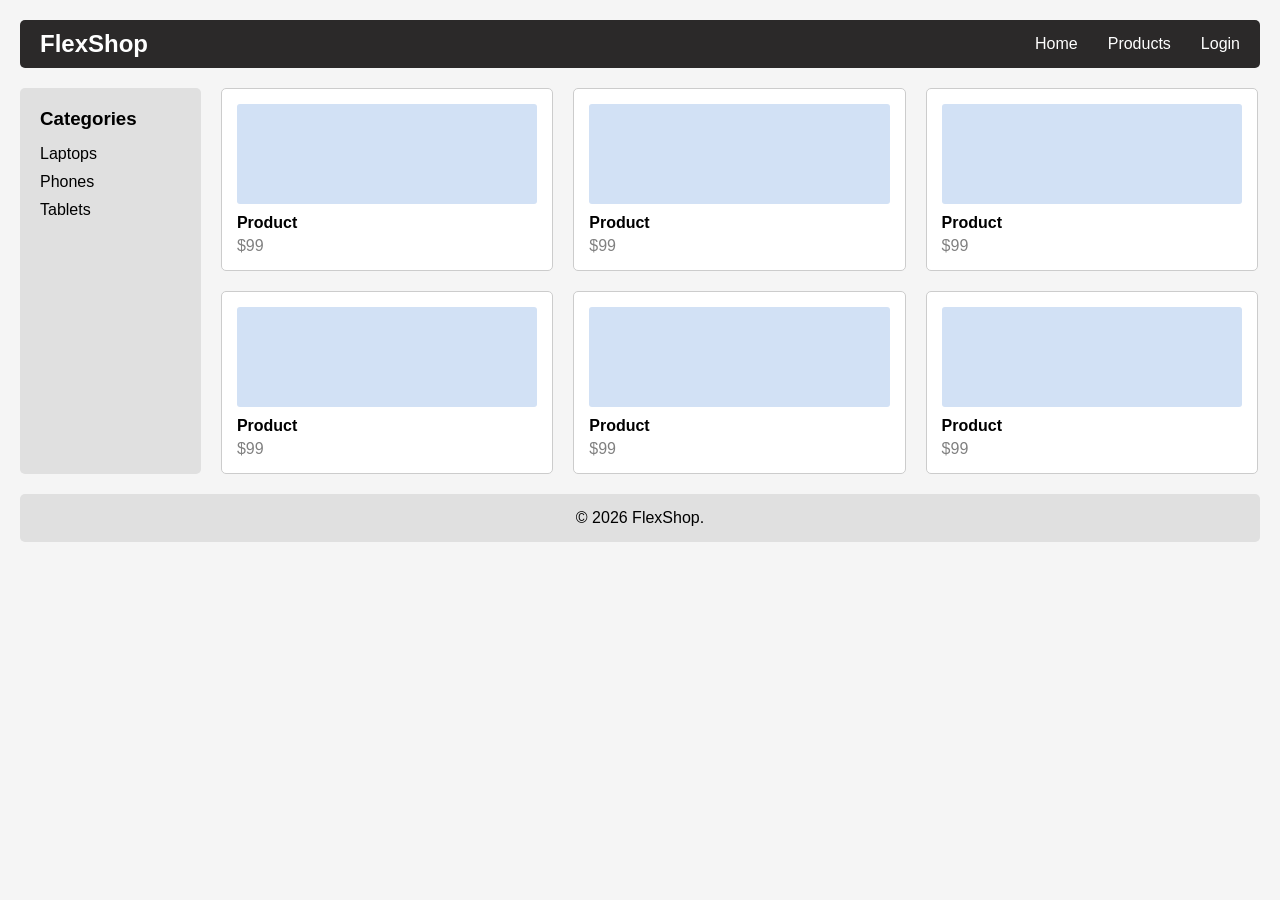
<file: TaskOne/index.html>
<!DOCTYPE html>
<html lang="en">
<head>
    <meta charset="UTF-8">
    <meta name="viewport" content="width=device-width, initial-scale=1.0">
    <title>FlexBox Layout</title>
    <link rel="stylesheet" href="style.css">
</head>
<body>

    <div class="header">
        <h3 class="logo">FlexShop</h3>
        <div class="links">
            <p>Home</p>
            <p>Products</p>
            <p>Login</p>
        </div>
    </div>

    <div class="main-layout">
        
        <div class="sidebar">
            <h3>Categories</h3>
            <p>Laptops</p>
            <p>Phones</p>
            <p>Tablets</p>
        </div>

        <div class="container">
            
            <div class="box">
                <div class="image-placeholder"></div>
                <h4>Product</h4>
                <p>$99</p>
            </div>

            <div class="box">
                <div class="image-placeholder"></div>
                <h4>Product</h4>
                <p>$99</p>
            </div>

            <div class="box">
                <div class="image-placeholder"></div>
                <h4>Product</h4>
                <p>$99</p>
            </div>

            <div class="box">
                <div class="image-placeholder"></div>
                <h4>Product</h4>
                <p>$99</p>
            </div>

            <div class="box">
                <div class="image-placeholder"></div>
                <h4>Product</h4>
                <p>$99</p>
            </div>

            <div class="box">
                <div class="image-placeholder"></div>
                <h4>Product</h4>
                <p>$99</p>
            </div>

        </div>
    </div>

    <div class="footer">
        <p>&copy; 2026 FlexShop.</p>
    </div>

</body>
</html>
</file>
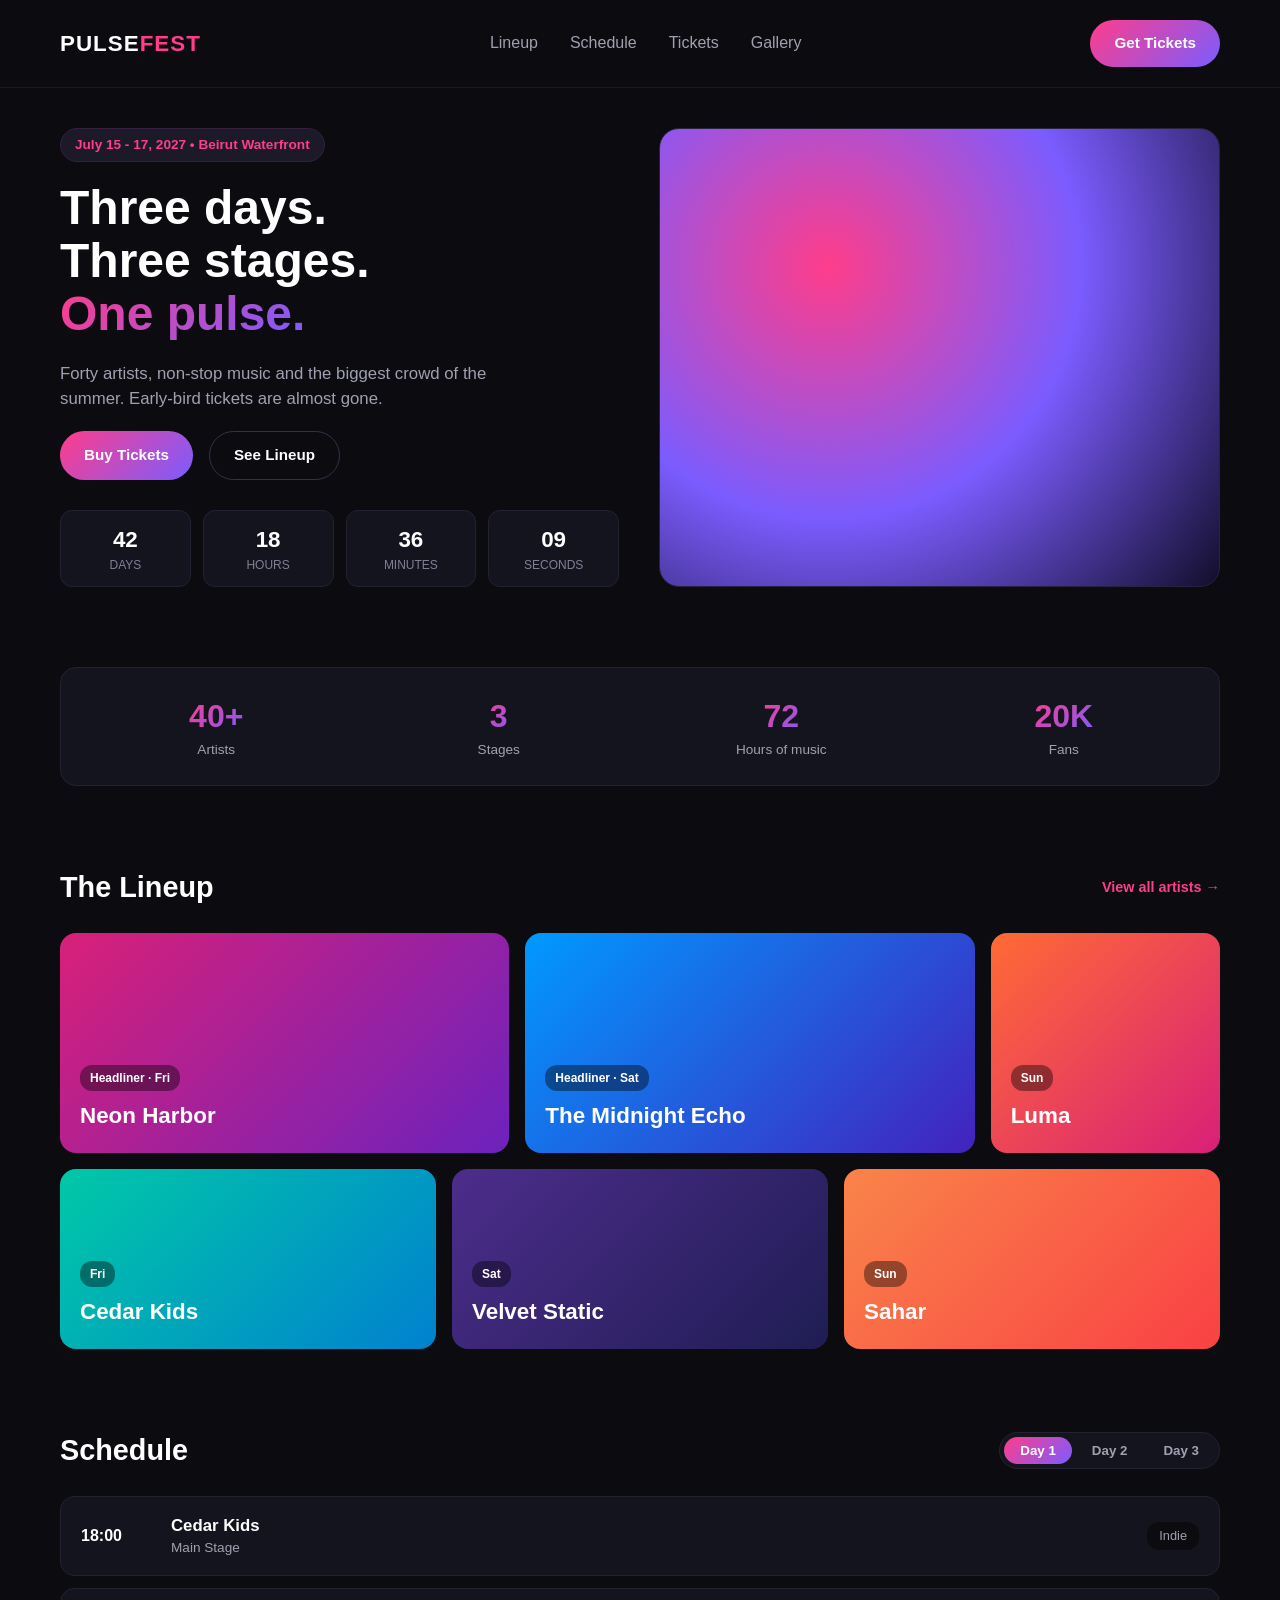
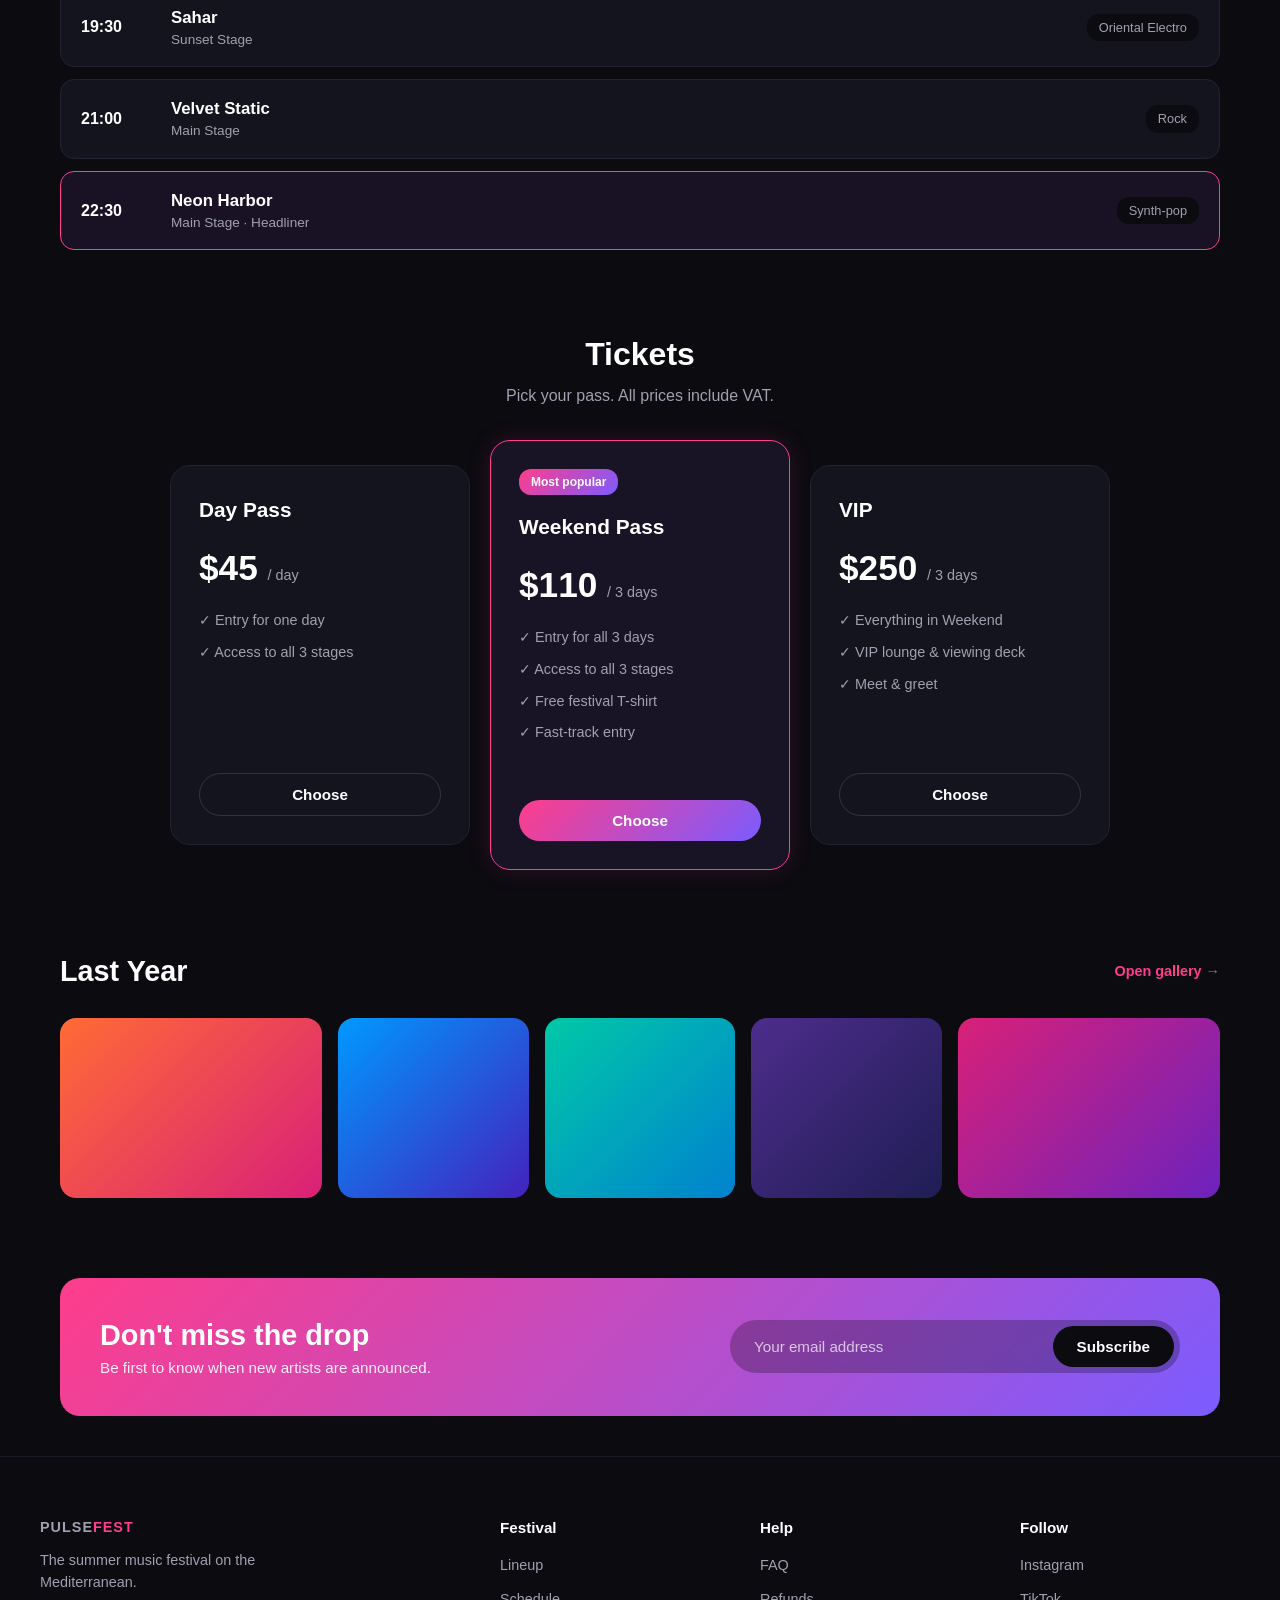
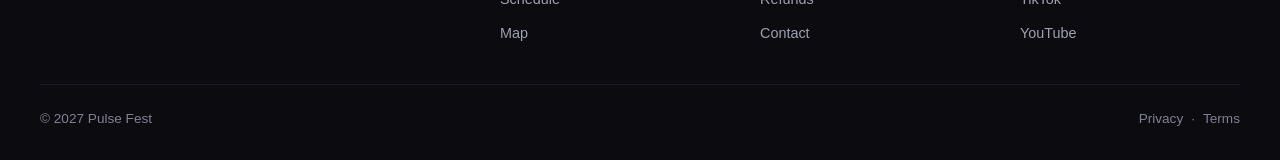
<file: TaskTwo/index.html>
<!DOCTYPE html>
<html lang="en">
<head>
  <meta charset="UTF-8">
  <meta name="viewport" content="width=device-width, initial-scale=1.0">
  <title>Pulse Fest - Music Festival</title>
  <link rel="stylesheet" href="style.css">
</head>
<body>


  <header class="header">
    <nav class="nav">
      <a href="#" class="logo">PULSE<span>FEST</span></a>
      <ul class="nav-links">
        <li><a href="#lineup">Lineup</a></li>
        <li><a href="#schedule">Schedule</a></li>
        <li><a href="#tickets">Tickets</a></li>
        <li><a href="#gallery">Gallery</a></li>
      </ul>
      <a href="#tickets" class="btn btn-primary">Get Tickets</a>
    </nav>
  </header>

  <main>

    <section class="hero">
      <div class="hero-text">
        <span class="badge">July 15 - 17, 2027 • Beirut Waterfront</span>
        <h1>Three days.<br>Three stages.<br><span class="highlight">One pulse.</span></h1>
        <p>Forty artists, non-stop music and the biggest crowd of the summer. Early-bird tickets are almost gone.</p>
        
        <div class="btn-group">
          <a href="#tickets" class="btn btn-primary">Buy Tickets</a>
          <a href="#lineup" class="btn btn-outline">See Lineup</a>
        </div>

        <div class="countdown">
          <div class="count-box">
            <span class="number">42</span>
            <span class="label">Days</span>
          </div>
          <div class="count-box">
            <span class="number">18</span>
            <span class="label">Hours</span>
          </div>
          <div class="count-box">
            <span class="number">36</span>
            <span class="label">Minutes</span>
          </div>
          <div class="count-box">
            <span class="number">09</span>
            <span class="label">Seconds</span>
          </div>
        </div>
      </div>

      <div class="hero-image"></div>
    </section>


    <section class="stats-bar">
      <div class="stat-item">
        <span class="stat-num">40+</span>
        <span class="stat-label">Artists</span>
      </div>
      <div class="stat-item">
        <span class="stat-num">3</span>
        <span class="stat-label">Stages</span>
      </div>
      <div class="stat-item">
        <span class="stat-num">72</span>
        <span class="stat-label">Hours of music</span>
      </div>
      <div class="stat-item">
        <span class="stat-num">20K</span>
        <span class="stat-label">Fans</span>
      </div>
    </section>


    <section id="lineup" class="lineup-section">
      <div class="section-header">
        <h2>The Lineup</h2>
        <a href="#" class="link-more">View all artists &rarr;</a>
      </div>

      <div class="lineup-grid">
        <div class="artist-card headliner grad-1">
          <span class="tag">Headliner · Fri</span>
          <h3>Neon Harbor</h3>
        </div>
        <div class="artist-card headliner grad-2">
          <span class="tag">Headliner · Sat</span>
          <h3>The Midnight Echo</h3>
        </div>
        <div class="artist-card grad-3">
          <span class="tag">Sun</span>
          <h3>Luma</h3>
        </div>
        <div class="artist-card grad-4">
          <span class="tag">Fri</span>
          <h3>Cedar Kids</h3>
        </div>
        <div class="artist-card grad-5">
          <span class="tag">Sat</span>
          <h3>Velvet Static</h3>
        </div>
        <div class="artist-card grad-6">
          <span class="tag">Sun</span>
          <h3>Sahar</h3>
        </div>
      </div>
    </section>


    <section id="schedule" class="schedule-section">
      <div class="section-header">
        <h2>Schedule</h2>
        <div class="tabs">
          <button class="tab active">Day 1</button>
          <button class="tab">Day 2</button>
          <button class="tab">Day 3</button>
        </div>
      </div>

      <div class="schedule-list">
        <div class="schedule-row">
          <span class="time">18:00</span>
          <div class="info">
            <h4>Cedar Kids</h4>
            <p>Main Stage</p>
          </div>
          <span class="genre">Indie</span>
        </div>

        <div class="schedule-row">
          <span class="time">19:30</span>
          <div class="info">
            <h4>Sahar</h4>
            <p>Sunset Stage</p>
          </div>
          <span class="genre">Oriental Electro</span>
        </div>

        <div class="schedule-row">
          <span class="time">21:00</span>
          <div class="info">
            <h4>Velvet Static</h4>
            <p>Main Stage</p>
          </div>
          <span class="genre">Rock</span>
        </div>

        <div class="schedule-row headliner-row">
          <span class="time">22:30</span>
          <div class="info">
            <h4>Neon Harbor</h4>
            <p>Main Stage · Headliner</p>
          </div>
          <span class="genre">Synth-pop</span>
        </div>
      </div>
    </section>


    <section id="tickets" class="tickets-section">
      <div class="tickets-header">
        <h2>Tickets</h2>
        <p>Pick your pass. All prices include VAT.</p>
      </div>

      <div class="tickets-grid">
        <div class="ticket-card">
          <h3>Day Pass</h3>
          <div class="price">$45 <span>/ day</span></div>
          <ul class="features">
            <li>✓ Entry for one day</li>
            <li>✓ Access to all 3 stages</li>
          </ul>
          <button class="btn btn-outline">Choose</button>
        </div>

        <div class="ticket-card featured">
          <span class="popular-tag">Most popular</span>
          <h3>Weekend Pass</h3>
          <div class="price">$110 <span>/ 3 days</span></div>
          <ul class="features">
            <li>✓ Entry for all 3 days</li>
            <li>✓ Access to all 3 stages</li>
            <li>✓ Free festival T-shirt</li>
            <li>✓ Fast-track entry</li>
          </ul>
          <button class="btn btn-primary">Choose</button>
        </div>

        <div class="ticket-card">
          <h3>VIP</h3>
          <div class="price">$250 <span>/ 3 days</span></div>
          <ul class="features">
            <li>✓ Everything in Weekend</li>
            <li>✓ VIP lounge & viewing deck</li>
            <li>✓ Meet & greet</li>
          </ul>
          <button class="btn btn-outline">Choose</button>
        </div>
      </div>
    </section>


    <section id="gallery" class="gallery-section">
      <div class="section-header">
        <h2>Last Year</h2>
        <a href="#" class="link-more">Open gallery &rarr;</a>
      </div>

      <div class="gallery-grid">
        <div class="photo grad-3"></div>
        <div class="photo grad-2"></div>
        <div class="photo grad-4"></div>
        <div class="photo grad-5"></div>
        <div class="photo grad-1"></div>
      </div>
    </section>


    <section class="newsletter">
      <div class="newsletter-text">
        <h2>Don't miss the drop</h2>
        <p>Be first to know when new artists are announced.</p>
      </div>
      <form class="newsletter-form" onsubmit="event.preventDefault();">
        <input type="email" placeholder="Your email address" required>
        <button type="submit" class="btn btn-dark">Subscribe</button>
      </form>
    </section>
  </main>


  <footer class="footer">
    <div class="footer-top">
      <div class="footer-col brand-col">
        <a href="#" class="logo">PULSE<span>FEST</span></a>
        <p>The summer music festival on the Mediterranean.</p>
      </div>
      <div class="footer-col">
        <h4>Festival</h4>
        <a href="#lineup">Lineup</a>
        <a href="#schedule">Schedule</a>
        <a href="#">Map</a>
      </div>
      <div class="footer-col">
        <h4>Help</h4>
        <a href="#">FAQ</a>
        <a href="#">Refunds</a>
        <a href="#">Contact</a>
      </div>
      <div class="footer-col">
        <h4>Follow</h4>
        <a href="#">Instagram</a>
        <a href="#">TikTok</a>
        <a href="#">YouTube</a>
      </div>
    </div>

    <div class="footer-bottom">
      <p>© 2027 Pulse Fest</p>
      <div class="footer-links">
        <a href="#">Privacy</a>
        <span>·</span>
        <a href="#">Terms</a>
      </div>
    </div>
  </footer>

</body>
</html>
</file>
<file: TaskOne/style.css>
* {
    box-sizing: border-box;
}

body {
    margin: 20px;
    font-family: Arial, sans-serif;
    background-color: #f5f5f5;
    display: flex;
    flex-direction: column;
    gap: 20px;
}


.header {
    display: flex;
    justify-content: space-between;
    align-items: center;
    background-color: rgb(43, 41, 41);
    color: white;
    padding: 10px 20px;
    border-radius: 5px;
}

.logo {
    margin: 0;
    font-size: 24px;
}

.links {
    display: flex;
    gap: 30px;
}

.links p {
    margin: 0;
    cursor: pointer;
}


.main-layout {
    display: flex;
    gap: 20px;
}


.sidebar {
    width: 200px;
    background-color: #e0e0e0;
    padding: 20px;
    border-radius: 5px;
}

.sidebar h3 {
    margin-top: 0;
    margin-bottom: 15px;
}

.sidebar p {
    margin: 10px 0;
    cursor: pointer;
}


.container {
    display: flex;
    flex-wrap: wrap;       
    gap: 20px;           
    flex-grow: 1;         
}


.box {
    background-color: white;
    border: 1px solid #ccc;
    border-radius: 5px;
    width: calc(33.333% - 14px); 
    min-width: 180px;            
    padding: 15px;
}

.image-placeholder {
    background-color: rgb(210, 225, 245);
    height: 100px;
    border-radius: 3px;
    margin-bottom: 10px;
}

.box h4 {
    margin: 0 0 5px 0;
}

.box p {
    margin: 0;
    color: gray;
}

.footer {
    display: flex;
    justify-content: center;
    align-items: center;
    background-color: #e0e0e0;
    padding: 15px;
    border-radius: 5px;
}

.footer p {
    margin: 0;
}


@media (max-width: 768px) {
    .main-layout {
        flex-direction: column; 
    }
    .sidebar {
        width: 100%;
    }
    
    .box {
        width: 100%; 
    }
}

/*
Exercise 1 & 2
.container{
    background-color: lavender;
    display: flex;
    gap: 20px;
    justify-content: center; 
    align-items: center;     
    height: 400px; 
}
*/

/*
Exercise 3
.container{
    background-color: lavender;
    display: flex;
    justify-content: space-between; 
    align-items: center;     
    height: 400px; 
}
*/

/*
Exercise 4
.container{
    background-color: lavender;
    display: flex;
    flex-direction: column;
    justify-content: center; 
    align-items: center;     
    height: 400px; 
}
.box {
    background-color: rgb(185, 230, 245);
    border-color: rgb(139, 174, 231);
    border-style: solid;       
    border-width: 2px;        
    border-radius: 5px;
    width: 120px;
    height: 80px;
    
    display: flex;
    justify-content: center; 
    align-items: center;       
}
*/
</file>
<file: TaskTwo/style.css>
* {
  box-sizing: border-box;
  margin: 0;
  padding: 0;
}

body {
  font-family: -apple-system, BlinkMacSystemFont, "Segoe UI", Roboto, Helvetica, Arial, sans-serif;
  background-color: #0b0b10;
  color: #ffffff;
  line-height: 1.5;
  display: flex;
  flex-direction: column;
  min-height: 100vh;
  overflow-x: hidden;
}

main {
  flex: 1; 
  max-width: 1200px;
  width: 100%;
  margin: 0 auto;
  padding: 0 20px;
  display: flex;
  flex-direction: column;
  gap: 80px;
}

a {
  color: inherit;
  text-decoration: none;
}

ul {
  list-style: none;
}

/* Used many times */

.btn {
  display: inline-flex;
  align-items: center;
  justify-content: center;
  padding: 12px 24px;
  border-radius: 30px;
  font-weight: 600;
  font-size: 0.95rem;
  cursor: pointer;
  border: none;
  transition: opacity 0.2s ease;
}

.btn:hover {
  opacity: 0.9;
}

.btn-primary {
  background: linear-gradient(135deg, #ff3d8b, #7b5cff);
  color: #ffffff;
}

.btn-outline {
  background: transparent;
  border: 1px solid #333348;
  color: #ffffff;
}

.btn-dark {
  background-color: #0b0b10;
  color: #ffffff;
}

.section-header {
  display: flex;
  justify-content: space-between;
  align-items: center;
  margin-bottom: 24px;
}

.section-header h2 {
  font-size: 1.8rem;
  font-weight: 700;
}

.link-more {
  color: #ff3d8b;
  font-size: 0.9rem;
  font-weight: 600;
}

/* Gradients */
.grad-1 { background: linear-gradient(135deg, #d92078, #6c22bd); }
.grad-2 { background: linear-gradient(135deg, #0099ff, #4322bd); }
.grad-3 { background: linear-gradient(135deg, #ff6b35, #d92078); }
.grad-4 { background: linear-gradient(135deg, #00c9a7, #0081cf); }
.grad-5 { background: linear-gradient(135deg, #4d2d8c, #1f1d53); }
.grad-6 { background: linear-gradient(135deg, #f9844a, #f94144); }

/* 1. Navigation Bar */
.header {
  width: 100%;
  background-color: #0b0b10;
  border-bottom: 1px solid #1a1a24;
}

.nav {
  max-width: 1200px;
  margin: 0 auto;
  padding: 20px;
  display: flex;
  justify-content: space-between;
  align-items: center;
}

.logo {
  font-size: 1.4rem;
  font-weight: 800;
  letter-spacing: 1px;
}

.logo span {
  color: #ff3d8b;
}

.nav-links {
  display: flex;
  gap: 32px;
}

.nav-links a {
  color: #a0a0b0;
  font-weight: 500;
  transition: color 0.2s;
}

.nav-links a:hover {
  color: #ffffff;
}

/* 2. Hero Section */
.hero {
  display: flex;
  gap: 40px;
  margin-top: 40px;
  align-items: stretch;
}

.hero-text {
  flex: 1;
  display: flex;
  flex-direction: column;
  gap: 20px;
  align-items: flex-start;
}

.badge {
  background-color: #1c1a29;
  color: #ff3d8b;
  padding: 6px 14px;
  border-radius: 20px;
  font-size: 0.85rem;
  font-weight: 600;
  border: 1px solid #361f3d;
}

.hero-text h1 {
  font-size: 3rem;
  line-height: 1.1;
  font-weight: 800;
}

.hero-text .highlight {
  background: linear-gradient(135deg, #ff3d8b, #7b5cff);
  background-clip: text;
  -webkit-background-clip: text;
  -webkit-text-fill-color: transparent;
}

.hero-text p {
  color: #a0a0b0;
  font-size: 1.05rem;
  max-width: 480px;
}

.btn-group {
  display: flex;
  gap: 16px;
}

.countdown {
  display: flex;
  gap: 12px;
  width: 100%;
  margin-top: 10px;
}

.count-box {
  flex: 1;
  background-color: #14141e;
  border: 1px solid #222232;
  border-radius: 12px;
  padding: 12px;
  display: flex;
  flex-direction: column;
  align-items: center;
  justify-content: center;
}

.count-box .number {
  font-size: 1.4rem;
  font-weight: 700;
}

.count-box .label {
  font-size: 0.75rem;
  color: #808095;
  text-transform: uppercase;
}

.hero-image {
  flex: 1;
  align-self: stretch;
  min-height: 320px;
  border-radius: 20px;
  background: radial-gradient(circle at 30% 30%, #ff3d8b 0%, #7b5cff 50%, #120e2b 100%);
  border: 1px solid #282243;
}


/* 3.Stats Bar */

.stats-bar {
  background-color: #14141e;
  border: 1px solid #222232;
  border-radius: 16px;
  padding: 24px;
  display: flex;
  flex-wrap: wrap;
  gap: 20px;
}

.stat-item {
  flex: 1 1 110px;
  display: flex;
  flex-direction: column;
  align-items: center;
  text-align: center;
}

.stat-num {
  font-size: 2rem;
  font-weight: 800;
  background: linear-gradient(135deg, #ff3d8b, #7b5cff);
  background-clip: text;
  -webkit-background-clip: text;
  -webkit-text-fill-color: transparent;
}

.stat-label {
  font-size: 0.85rem;
  color: #a0a0b0;
}

/* 4. Artist lineup */

.lineup-grid {
  display: flex;
  flex-wrap: wrap;
  gap: 16px;
  align-items: stretch;
}

.artist-card {
  border-radius: 16px;
  padding: 20px;
  min-height: 180px;
  display: flex;
  flex-direction: column;
  justify-content: flex-end;
  flex: 1 1 200px;
}

.artist-card.headliner {
  flex: 1 1 420px;
  min-height: 220px;
}

.artist-card .tag {
  font-size: 0.75rem;
  font-weight: 600;
  background: rgba(0, 0, 0, 0.4);
  padding: 4px 10px;
  border-radius: 12px;
  align-self: flex-start;
  margin-bottom: 8px;
  backdrop-filter: blur(4px);
}

.artist-card h3 {
  font-size: 1.4rem;
  font-weight: 700;
}

/* 5. Schedule */

.tabs {
  background-color: #14141e;
  padding: 4px;
  border-radius: 20px;
  display: flex;
  gap: 4px;
  border: 1px solid #222232;
}

.tab {
  background: transparent;
  border: none;
  color: #a0a0b0;
  padding: 6px 16px;
  border-radius: 16px;
  font-weight: 600;
  cursor: pointer;
}

.tab.active {
  background: linear-gradient(135deg, #ff3d8b, #7b5cff);
  color: #ffffff;
}

.schedule-list {
  display: flex;
  flex-direction: column;
  gap: 12px;
}

.schedule-row {
  background-color: #14141e;
  border: 1px solid #222232;
  border-radius: 14px;
  padding: 16px 20px;
  display: flex;
  align-items: center;
  gap: 20px;
}

.schedule-row.headliner-row {
  border: 1px solid #ff3d8b;
  background-color: #191224;
}

.schedule-row .time {
  font-weight: 700;
  width: 70px;
  flex-shrink: 0;
  color: #ffffff;
}

.schedule-row .info {
  flex: 1;
}

.schedule-row .info h4 {
  font-size: 1.05rem;
}

.schedule-row .info p {
  font-size: 0.85rem;
  color: #a0a0b0;
}

.schedule-row .genre {
  font-size: 0.8rem;
  color: #a0a0b0;
  background-color: #0b0b10;
  padding: 4px 12px;
  border-radius: 12px;
}

/* 6.Ticket Pricing*/

.tickets-header {
  text-align: center;
  margin-bottom: 32px;
}

.tickets-header h2 {
  font-size: 2rem;
  margin-bottom: 6px;
}

.tickets-header p {
  color: #a0a0b0;
}

.tickets-grid {
  display: flex;
  justify-content: center;
  align-items: center;
  flex-wrap: wrap;
  gap: 20px;
}

.ticket-card {
  background-color: #14141e;
  border: 1px solid #222232;
  border-radius: 20px;
  padding: 28px;
  display: flex;
  flex-direction: column;
  gap: 16px;
  flex: 0 1 300px;
  min-height: 380px;
}

.ticket-card.featured {
  border: 1px solid #ff3d8b;
  background-color: #181426;
  min-height: 430px;
  box-shadow: 0 0 25px rgba(255, 61, 139, 0.15);
}

.popular-tag {
  align-self: flex-start;
  background: linear-gradient(135deg, #ff3d8b, #7b5cff);
  font-size: 0.75rem;
  font-weight: 700;
  padding: 4px 12px;
  border-radius: 12px;
}

.ticket-card h3 {
  font-size: 1.3rem;
}

.ticket-card .price {
  font-size: 2.2rem;
  font-weight: 800;
}

.ticket-card .price span {
  font-size: 0.9rem;
  color: #a0a0b0;
  font-weight: 400;
}

.ticket-card .features {
  display: flex;
  flex-direction: column;
  gap: 10px;
  color: #a0a0b0;
  font-size: 0.9rem;
}

.ticket-card .btn {
  margin-top: auto; 
  width: 100%;
}

/* 7. Photo Gallery */

.gallery-grid {
  display: flex;
  flex-wrap: wrap;
  gap: 16px;
}

.photo {
  height: 180px;
  border-radius: 16px;
  flex: 1 1 120px;
}

.photo:first-child,
.photo:last-child {
  flex-grow: 2;
}

/* 8. Newsletter Banner */

.newsletter {
  background: linear-gradient(135deg, #ff3d8b, #7b5cff);
  border-radius: 20px;
  padding: 36px 40px;
  display: flex;
  justify-content: space-between;
  align-items: center;
  flex-wrap: wrap;
  gap: 24px;
}

.newsletter-text h2 {
  font-size: 1.8rem;
  font-weight: 800;
}

.newsletter-text p {
  opacity: 0.9;
  font-size: 0.95rem;
}

.newsletter-form {
  display: flex;
  background-color: rgba(0, 0, 0, 0.25);
  padding: 6px;
  border-radius: 30px;
  flex: 1 1 320px;
  max-width: 450px;
  backdrop-filter: blur(8px);
}

.newsletter-form input {
  flex: 1;
  min-width: 0;
  background: transparent;
  border: none;
  padding: 10px 18px;
  color: #ffffff;
  font-size: 0.95rem;
  outline: none;
}

.newsletter-form input::placeholder {
  color: rgba(255, 255, 255, 0.7);
}

/* 9. Footer */

.footer {
  background-color: #0b0b10;
  border-top: 1px solid #1a1a24;
  padding: 60px 20px 30px;
  margin-top: 40px;
}

.footer-top {
  max-width: 1200px;
  margin: 0 auto;
  display: flex;
  flex-wrap: wrap;
  gap: 40px;
  margin-bottom: 40px;
}

.footer-col {
  display: flex;
  flex-direction: column;
  gap: 12px;
  flex: 1 1 140px;
}

.footer-col.brand-col {
  flex: 2 1 260px; 
}

.footer-col.brand-col p {
  color: #a0a0b0;
  font-size: 0.9rem;
  max-width: 240px;
}

.footer-col h4 {
  font-size: 0.95rem;
  font-weight: 700;
  margin-bottom: 4px;
}

.footer-col a {
  color: #a0a0b0;
  font-size: 0.9rem;
}

.footer-col a:hover {
  color: #ffffff;
}

.footer-bottom {
  max-width: 1200px;
  margin: 0 auto;
  padding-top: 24px;
  border-top: 1px solid #1a1a24;
  display: flex;
  justify-content: space-between;
  align-items: center;
  color: #808095;
  font-size: 0.85rem;
}

.footer-links {
  display: flex;
  gap: 8px;
}

/* Mobile */

@media (max-width: 900px) {
  .hero {
    flex-direction: column;
  }

  .hero-image {
    order: -1; 
    min-height: 250px;
  }
}

@media (max-width: 640px) {
  .nav {
    flex-direction: column;
    gap: 16px;
    text-align: center;
  }

  .nav-links {
    gap: 16px;
  }

  .ticket-card.featured {
    order: -1;
  }

  .schedule-row {
    flex-wrap: wrap;
    gap: 8px 16px;
  }

  .schedule-row .genre {
    margin-left: 70px;
  }
}
</file>
